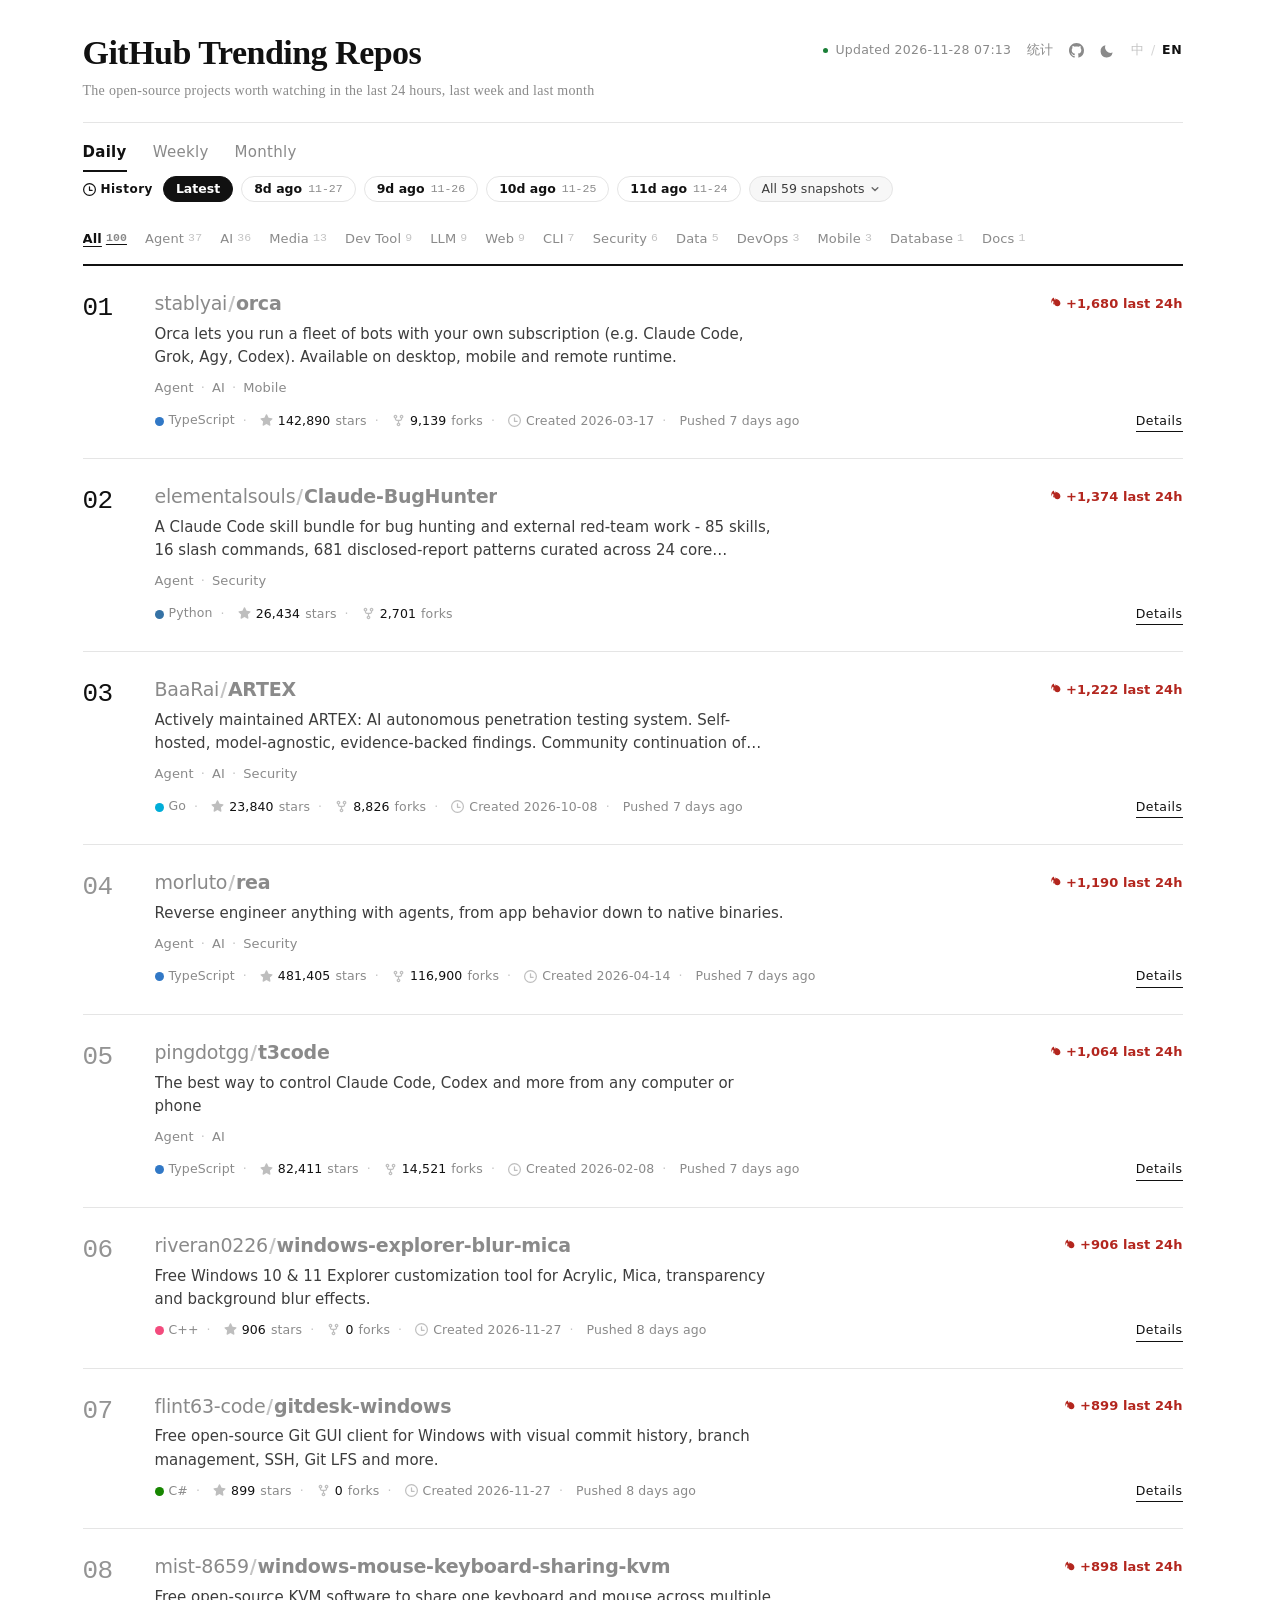
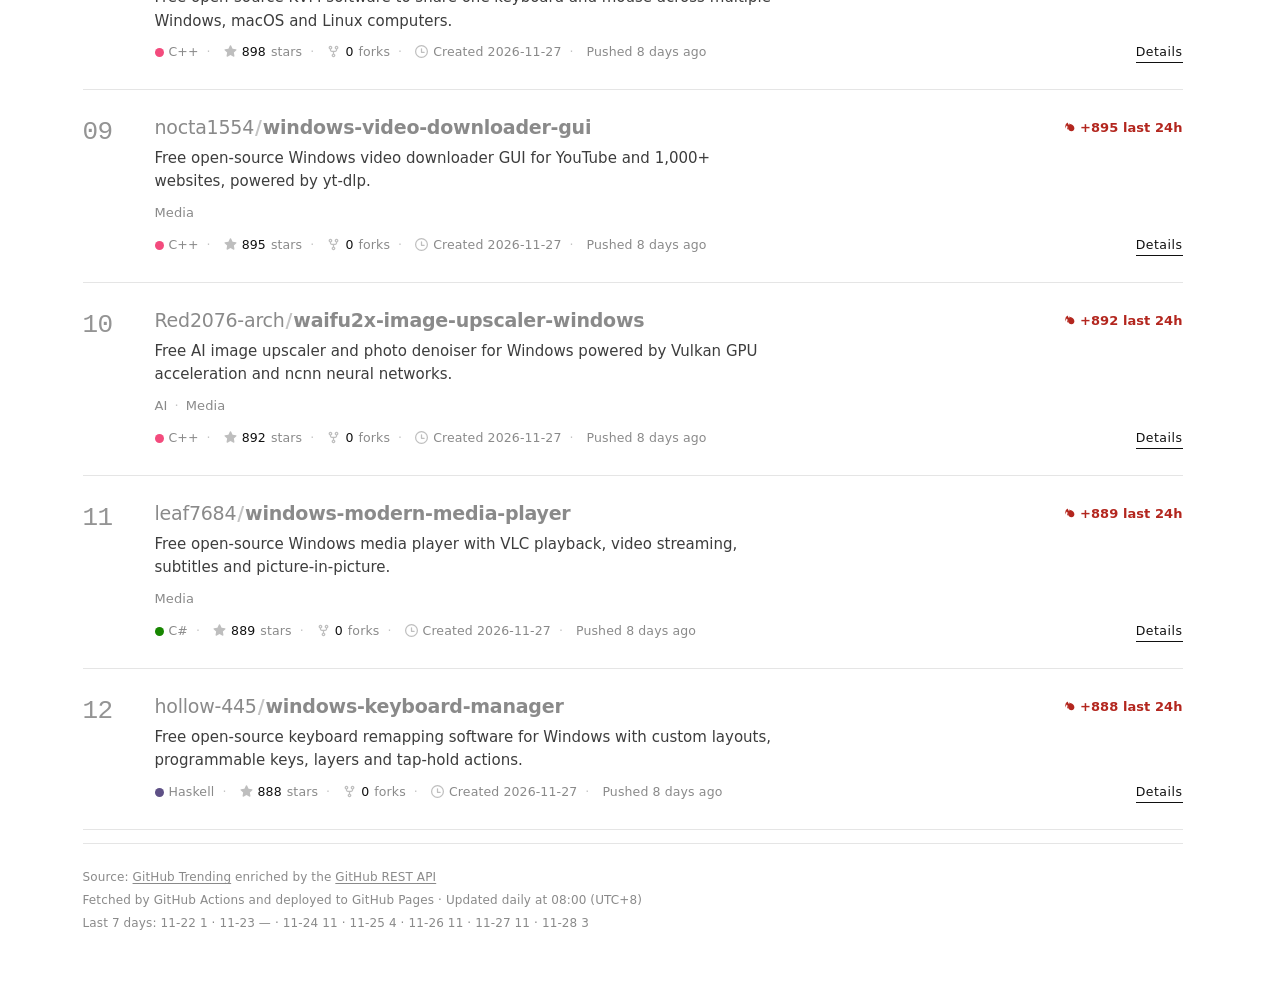
<file: index.html>
<!DOCTYPE html>
<html lang="zh-CN">
<head>
  <meta charset="UTF-8" />
  <meta name="viewport" content="width=device-width, initial-scale=1.0" />
  <meta name="description" content="GitHub 开源项目榜单：今日日榜 / 本周周榜 / 本月月榜，数据来自 GitHub Trending。" />
  <meta name="theme-color" id="themeColorMeta" content="#ffffff" />
  <title>GitHub 开源项目榜单 · 日榜 / 周榜 / 月榜</title>
  <link rel="icon" href="data:image/svg+xml,%3Csvg xmlns='http://www.w3.org/2000/svg' viewBox='0 0 16 16'%3E%3Ctext y='13' font-size='14'%3E%E2%AD%90%3C/text%3E%3C/svg%3E" />
  <!-- 主题必须在样式表之前定好，否则深色模式刷新时会先闪一下白底 -->
  <script>
    (function () {
      var theme = 'light';
      try {
        var saved = localStorage.getItem('github-rank-theme');
        var preferDark = window.matchMedia && window.matchMedia('(prefers-color-scheme: dark)').matches;
        theme = (saved === 'dark' || saved === 'light') ? saved : (preferDark ? 'dark' : 'light');
      } catch (e) { /* 隐私模式忽略 */ }
      document.documentElement.setAttribute('data-theme', theme);
    })();
  </script>
  <link rel="stylesheet" href="assets/style.css" />
</head>
<body>
  <div class="page">
    <header class="site-header">
      <div class="head-row">
        <div class="brand">
          <h1 class="brand-title" id="brandTitle">GitHub 开源项目榜单</h1>
          <p class="brand-sub" id="brandSub">发现今日 / 本周 / 本月最值得关注的开源项目</p>
        </div>
        <div class="head-actions">
          <span class="update-badge" id="updateBadge">
            <span class="dot" aria-hidden="true"></span>
            <span id="updateTime">—</span>
          </span>
          <!-- 本站源码入口：与主题开关同族的裸图标，文案走 i18n（中/英各一个 aria-label） -->
          <a class="nav-stats" href="stats.html" aria-label="访问统计">统计</a>
          <a class="repo-link" id="repoLink" href="https://github.com/JaredNiu/github-rank-pages"
             target="_blank" rel="noopener noreferrer" aria-label="查看源码">
            <svg viewBox="0 0 16 16" width="15" height="15" fill="currentColor" aria-hidden="true"><path d="M8 0C3.58 0 0 3.58 0 8c0 3.54 2.29 6.53 5.47 7.59.4.07.55-.17.55-.38 0-.19-.01-.82-.01-1.49-2.01.37-2.53-.49-2.69-.94-.09-.23-.48-.94-.82-1.13-.28-.15-.68-.52-.01-.53.63-.01 1.08.58 1.23.82.72 1.21 1.87.87 2.33.66.07-.52.28-.87.51-1.07-1.78-.2-3.64-.89-3.64-3.95 0-.87.31-1.59.82-2.15-.08-.2-.36-1.02.08-2.12 0 0 .67-.21 2.2.82.64-.18 1.32-.27 2-.27s1.36.09 2 .27c1.53-1.04 2.2-.82 2.2-.82.44 1.1.16 1.92.08 2.12.51.56.82 1.27.82 2.15 0 3.07-1.87 3.75-3.65 3.95.29.25.54.73.54 1.48 0 1.07-.01 1.93-.01 2.2 0 .21.15.46.55.38A8.01 8.01 0 0 0 16 8c0-4.42-3.58-8-8-8Z"/></svg>
          </a>
<button class="theme-btn" type="button" data-theme-toggle aria-label="切换深浅色">
            <svg class="ico-moon" viewBox="0 0 16 16" width="15" height="15" fill="currentColor" aria-hidden="true"><path d="M13.5 10.2A6 6 0 0 1 5.8 2.5a6.5 6.5 0 1 0 7.7 7.7Z"/></svg>
            <svg class="ico-sun" viewBox="0 0 16 16" width="15" height="15" fill="none" stroke="currentColor" stroke-width="1.4" stroke-linecap="round" aria-hidden="true"><circle cx="8" cy="8" r="3.1"/><path d="M8 1.1v1.7M8 13.2v1.7M1.1 8h1.7M13.2 8h1.7M3.1 3.1l1.2 1.2M11.7 11.7l1.2 1.2M12.9 3.1l-1.2 1.2M4.3 11.7l-1.2 1.2"/></svg>
          </button>
          <button class="lang-switch" type="button" id="langSwitch" aria-label="切换界面语言">
            <span data-lang="zh">中</span><span class="lang-sep">/</span><span data-lang="en">EN</span>
          </button>
        </div>
      </div>

      <nav class="tabs" id="tabs" role="tablist" aria-label="榜单周期切换">
        <button class="tab is-active" type="button" role="tab" data-period="daily" aria-selected="true">日榜</button>
        <button class="tab" type="button" role="tab" data-period="weekly" aria-selected="false">周榜</button>
        <button class="tab" type="button" role="tab" data-period="monthly" aria-selected="false">月榜</button>
      </nav>

      <!-- 历史归档：每次抓取的结果都留档，这里按「周期 + 日期」翻看往日榜单。
           与标签栏同理，这一行的高度由 CSS 钉死，与内容多少无关。
           外面套一层 .history-wrap 是为了让「全部归档」面板能绝对定位 ——
           .history-bar 自己有 overflow-x: auto，绝对定位的子节点会被它裁掉。 -->
      <div class="history-wrap">
        <div class="history-bar" id="historyBar" role="group" aria-label="历史快照"></div>
        <div class="history-pop" id="historyPop" role="dialog" aria-label="全部归档" hidden></div>
      </div>

      <div class="tags" id="tagBar" aria-label="标签筛选"></div>
    </header>

    <main class="main">
      <section id="board" class="board" aria-live="polite"></section>

      <div class="feed-foot">
        <div class="skeletons" id="skeletons" hidden>
          <div class="skeleton"></div>
          <div class="skeleton"></div>
        </div>
        <div class="sentinel" id="sentinel" aria-hidden="true"></div>
        <p class="feed-end" id="feedEnd" hidden></p>
      </div>

      <footer class="site-footer">
        <p id="footerSource"></p>
        <p class="footer-sub" id="footerNote"></p>
        <!-- 访问统计两行。默认 hidden：数字是异步取回来的，拿不到就永远不出现，
             不留空占位、也不产生任何布局跳动（这两行在页面最底部，晚到不影响上方任何元素）。 -->
        <p class="footer-extra" id="footerStats" hidden></p>
        <p class="footer-extra" id="footerRecent" hidden></p>
      </footer>
    </main>
  </div>

  <div class="drawer-mask" id="drawerMask" hidden></div>
  <aside class="drawer" id="drawer" role="dialog" aria-modal="true" aria-labelledby="drawerTitle" hidden>
    <div class="drawer-head">
      <h2 class="drawer-title" id="drawerTitle"></h2>
<button class="theme-btn drawer-theme" type="button" data-theme-toggle aria-label="切换深浅色">
          <svg class="ico-moon" viewBox="0 0 16 16" width="14" height="14" fill="currentColor" aria-hidden="true"><path d="M13.5 10.2A6 6 0 0 1 5.8 2.5a6.5 6.5 0 1 0 7.7 7.7Z"/></svg>
          <svg class="ico-sun" viewBox="0 0 16 16" width="14" height="14" fill="none" stroke="currentColor" stroke-width="1.4" stroke-linecap="round" aria-hidden="true"><circle cx="8" cy="8" r="3.1"/><path d="M8 1.1v1.7M8 13.2v1.7M1.1 8h1.7M13.2 8h1.7M3.1 3.1l1.2 1.2M11.7 11.7l1.2 1.2M12.9 3.1l-1.2 1.2M4.3 11.7l-1.2 1.2"/></svg>
        </button>
      <button class="lang-switch drawer-lang" type="button" id="drawerLang" aria-label="切换界面语言">
        <span data-lang="zh">中</span><span class="lang-sep">/</span><span data-lang="en">EN</span>
      </button>
      <button class="drawer-close" id="drawerClose" type="button" aria-label="关闭">&#10005;</button>
    </div>
    <div class="drawer-body" id="drawerBody"></div>
  </aside>

  <script src="assets/app.js"></script>
</body>
</html>
</file>
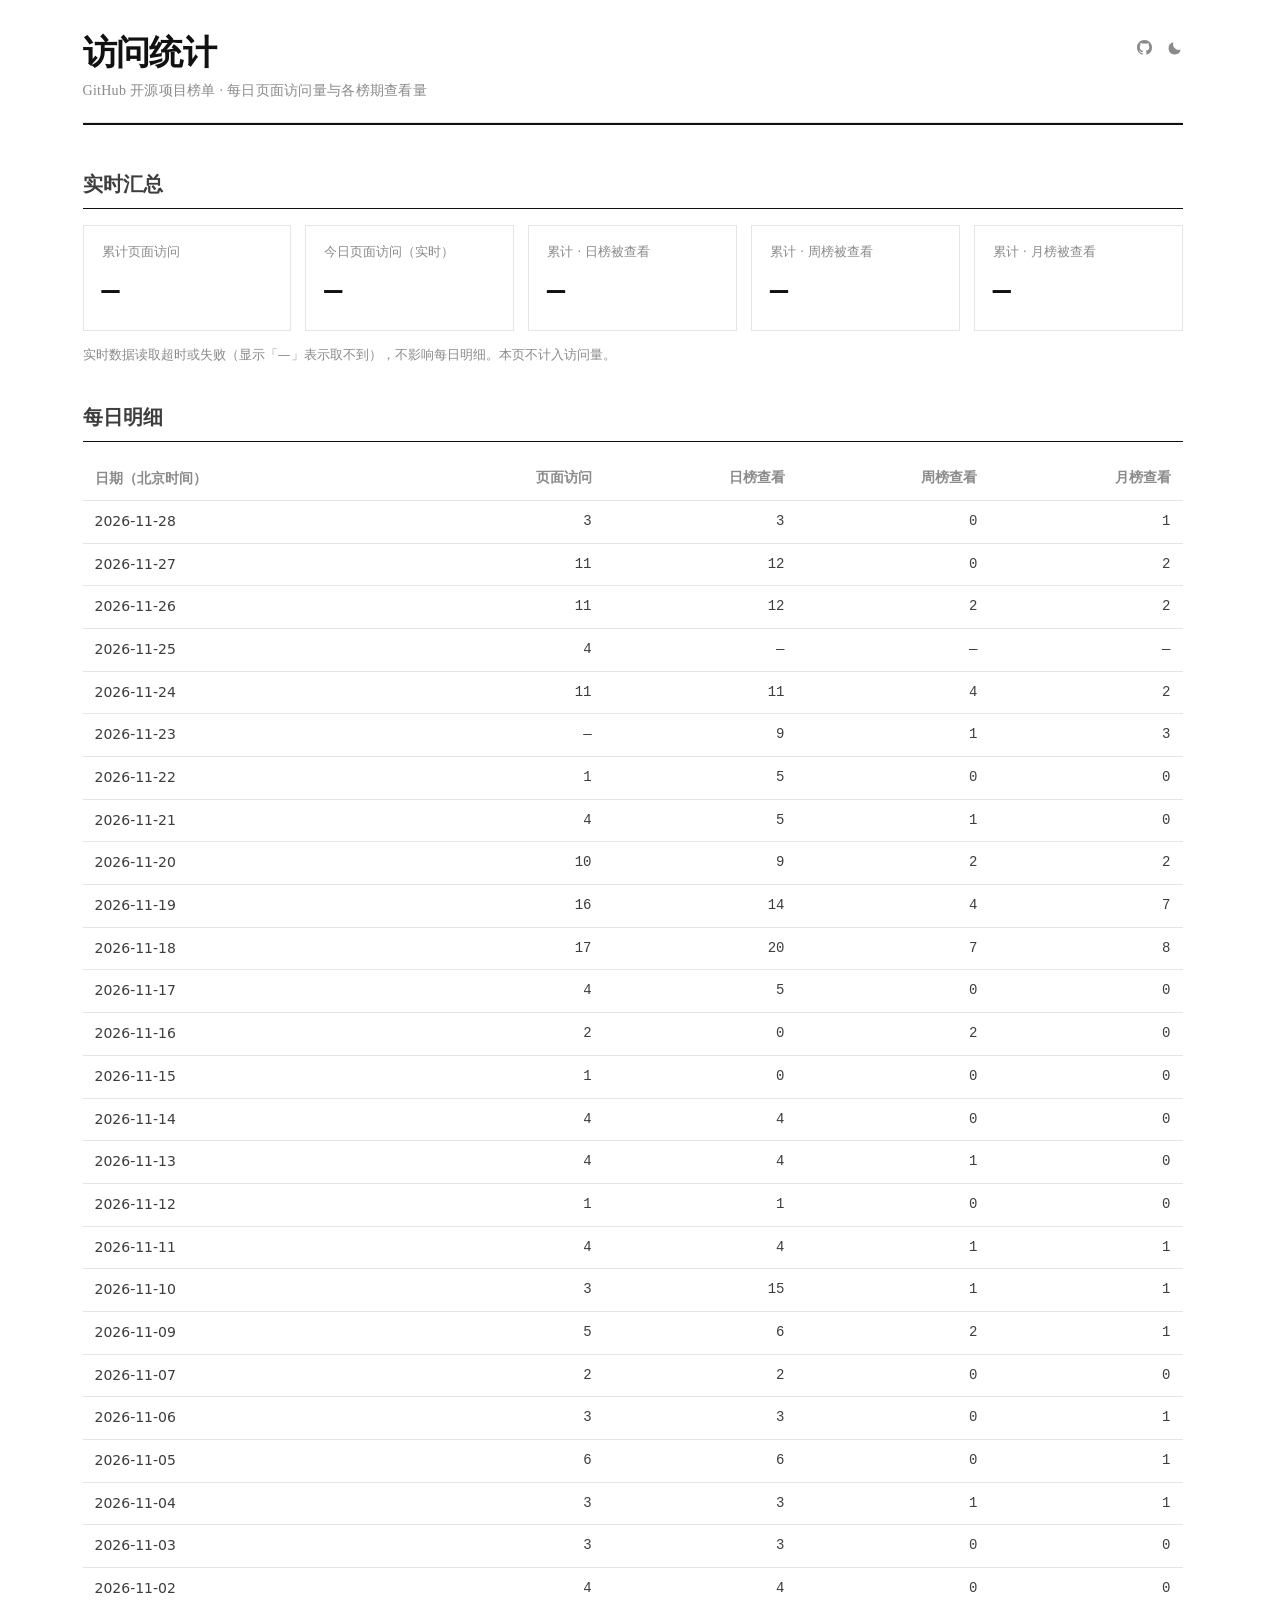
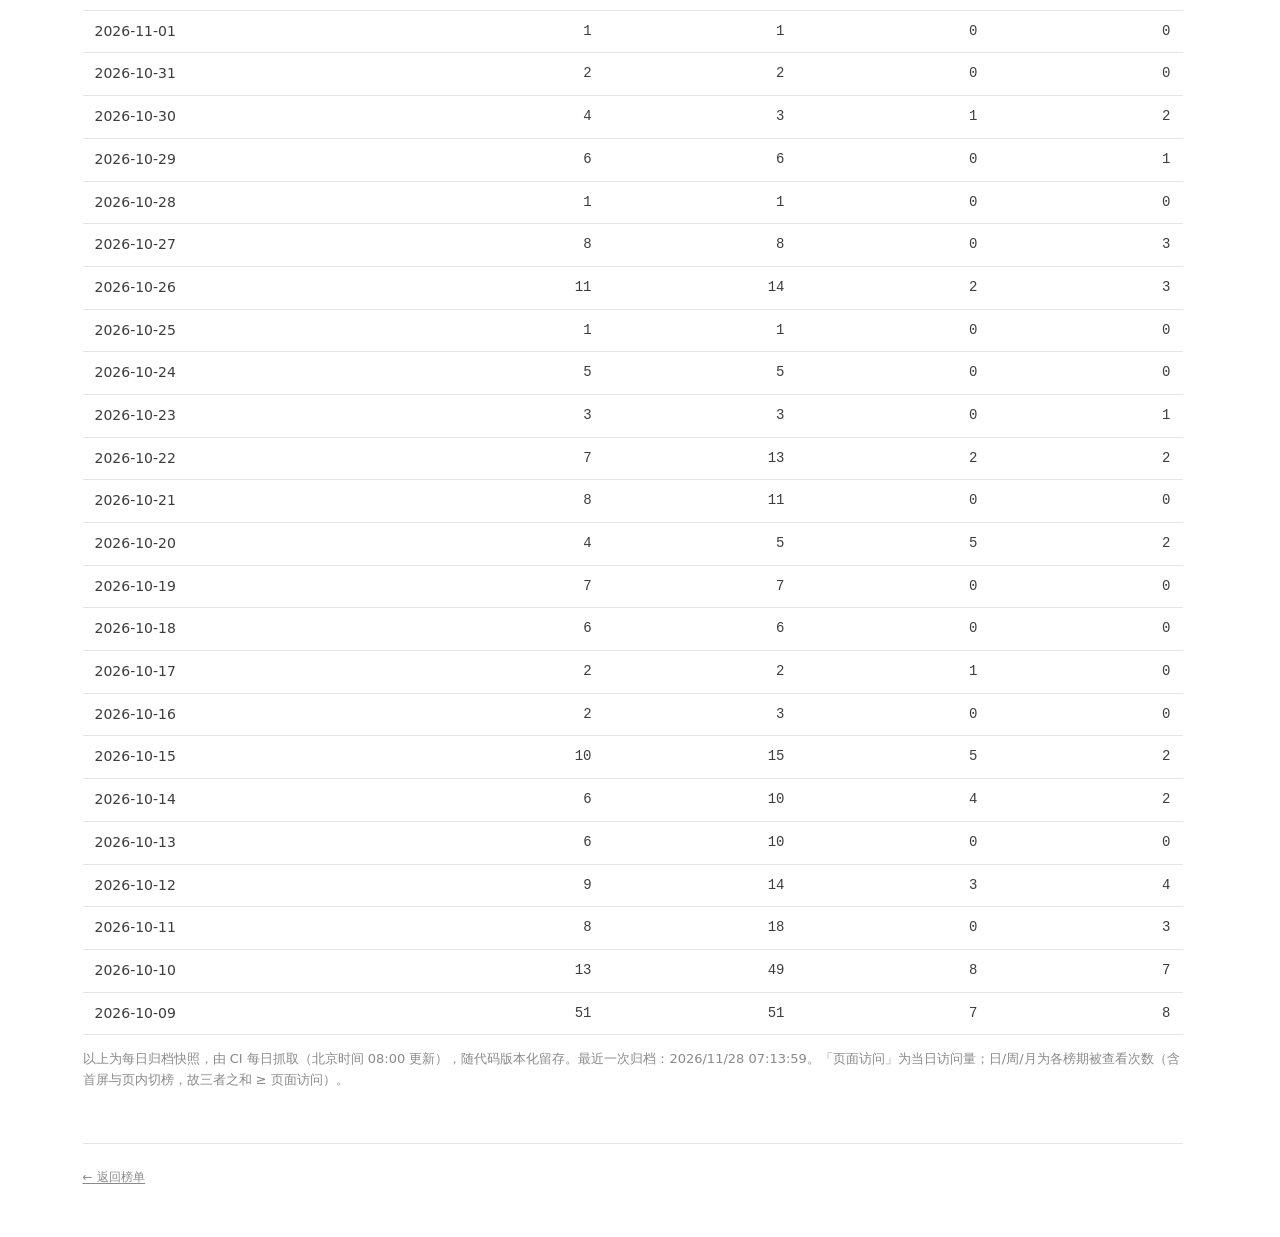
<file: stats.html>
<!DOCTYPE html>
<html lang="zh-CN">
<head>
  <meta charset="UTF-8" />
  <meta name="viewport" content="width=device-width, initial-scale=1.0" />
  <meta name="description" content="GitHub 开源项目榜单的访问统计：每日页面访问量与各榜期（日榜 / 周榜 / 月榜）被查看次数。" />
  <meta name="theme-color" id="themeColorMeta" content="#ffffff" />
  <title>访问统计 · GitHub 开源项目榜单</title>
  <link rel="icon" href="data:image/svg+xml,%3Csvg xmlns='http://www.w3.org/2000/svg' viewBox='0 0 16 16'%3E%3Ctext y='13' font-size='14'%3E%E2%AD%90%3C/text%3E%3C/svg%3E" />
  <!-- 主题必须在样式表之前定好，否则深色模式刷新时会先闪一下白底 -->
  <script>
    (function () {
      var theme = 'light';
      try {
        var saved = localStorage.getItem('github-rank-theme');
        var preferDark = window.matchMedia && window.matchMedia('(prefers-color-scheme: dark)').matches;
        theme = (saved === 'dark' || saved === 'light') ? saved : (preferDark ? 'dark' : 'light');
      } catch (e) { /* 隐私模式忽略 */ }
      document.documentElement.setAttribute('data-theme', theme);
    })();
  </script>
  <link rel="stylesheet" href="assets/style.css" />
</head>
<body>
  <div class="page">
    <header class="site-header">
      <div class="head-row">
        <div class="brand">
          <h1 class="brand-title">访问统计</h1>
          <p class="brand-sub">GitHub 开源项目榜单 · 每日页面访问量与各榜期查看量</p>
        </div>
        <div class="head-actions">
          <a class="repo-link" href="https://github.com/JaredNiu/github-rank-pages"
             target="_blank" rel="noopener noreferrer" aria-label="查看源码">
            <svg viewBox="0 0 16 16" width="15" height="15" fill="currentColor" aria-hidden="true"><path d="M8 0C3.58 0 0 3.58 0 8c0 3.54 2.29 6.53 5.47 7.59.4.07.55-.17.55-.38 0-.19-.01-.82-.01-1.49-2.01.37-2.53-.49-2.69-.94-.09-.23-.48-.94-.82-1.13-.28-.15-.68-.52-.01-.53.63-.01 1.08.58 1.23.82.72 1.21 1.87.87 2.33.66.07-.52.28-.87.51-1.07-1.78-.2-3.64-.89-3.64-3.95 0-.87.31-1.59.82-2.15-.08-.2-.36-1.02.08-2.12 0 0 .67-.21 2.2.82.64-.18 1.32-.27 2-.27s1.36.09 2 .27c1.53-1.04 2.2-.82 2.2-.82.44 1.1.16 1.92.08 2.12.51.56.82 1.27.82 2.15 0 3.07-1.87 3.75-3.65 3.95.29.25.54.73.54 1.48 0 1.07-.01 1.93-.01 2.2 0 .21.15.46.55.38A8.01 8.01 0 0 0 16 8c0-4.42-3.58-8-8-8Z"/></svg>
          </a>
          <button class="theme-btn" type="button" data-theme-toggle aria-label="切换深浅色">
            <svg class="ico-moon" viewBox="0 0 16 16" width="15" height="15" fill="currentColor" aria-hidden="true"><path d="M13.5 10.2A6 6 0 0 1 5.8 2.5a6.5 6.5 0 1 0 7.7 7.7Z"/></svg>
            <svg class="ico-sun" viewBox="0 0 16 16" width="15" height="15" fill="none" stroke="currentColor" stroke-width="1.4" stroke-linecap="round" aria-hidden="true"><circle cx="8" cy="8" r="3.1"/><path d="M8 1.1v1.7M8 13.2v1.7M1.1 8h1.7M13.2 8h1.7M3.1 3.1l1.2 1.2M11.7 11.7l1.2 1.2M12.9 3.1l-1.2 1.2M4.3 11.7l-1.2 1.2"/></svg>
          </button>
        </div>
      </div>
    </header>

    <main class="main">
      <section class="stats-wrap">
        <h2 class="stats-h">实时汇总</h2>
        <div class="stats-cards" id="statsCards"></div>
        <p class="stats-note" id="statsNote"></p>

        <h2 class="stats-h">每日明细</h2>
        <div class="stats-table-wrap">
          <table class="stats-table" id="statsTable">
            <thead>
              <tr>
                <th>日期（北京时间）</th>
                <th class="num">页面访问</th>
                <th class="num">日榜查看</th>
                <th class="num">周榜查看</th>
                <th class="num">月榜查看</th>
              </tr>
            </thead>
            <tbody></tbody>
          </table>
        </div>
        <p class="stats-note" id="archiveNote"></p>
      </section>

      <footer class="site-footer">
        <p class="footer-extra"><a href="index.html" class="stats-back">← 返回榜单</a></p>
      </footer>
    </main>
  </div>

  <!-- 本页只读取统计（GET），绝不调用计数（POST /hit/），因此打开本页不计入访问量。 -->
  <script src="assets/stats.js"></script>
</body>
</html>
</file>
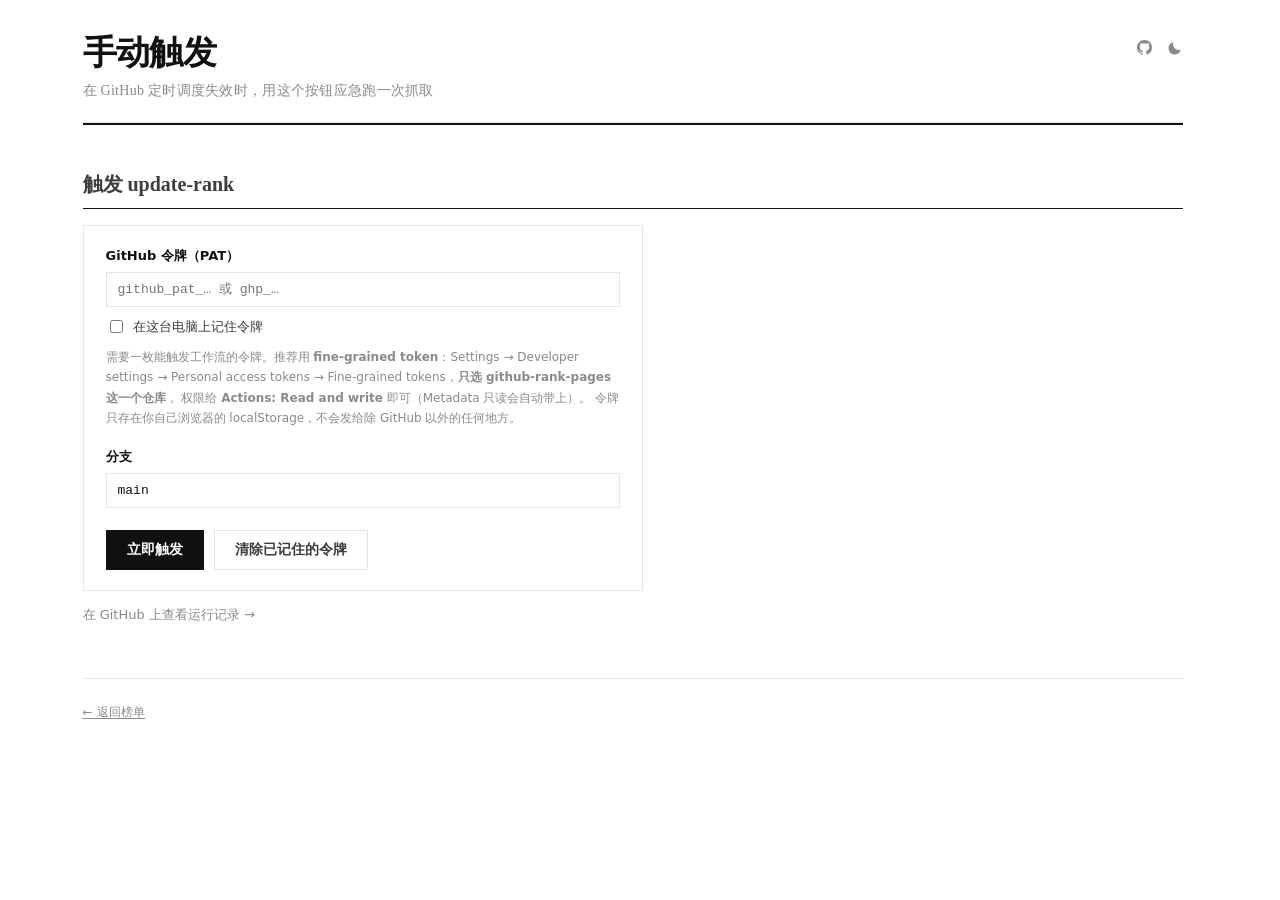
<file: trigger.html>
<!DOCTYPE html>
<html lang="zh-CN">
<head>
  <meta charset="UTF-8" />
  <meta name="viewport" content="width=device-width, initial-scale=1.0" />
  <meta name="description" content="手动触发 GitHub Actions 抓取任务（update-rank），用于 GitHub 定时调度失效时的应急入口。" />
  <meta name="robots" content="noindex, nofollow" />
  <meta name="theme-color" id="themeColorMeta" content="#ffffff" />
  <title>手动触发 · GitHub 开源项目榜单</title>
  <link rel="icon" href="data:image/svg+xml,%3Csvg xmlns='http://www.w3.org/2000/svg' viewBox='0 0 16 16'%3E%3Ctext y='13' font-size='14'%3E%E2%AD%90%3C/text%3E%3C/svg%3E" />
  <!-- 主题必须在样式表之前定好，否则深色模式刷新时会先闪一下白底 -->
  <script>
    (function () {
      var theme = 'light';
      try {
        var saved = localStorage.getItem('github-rank-theme');
        var preferDark = window.matchMedia && window.matchMedia('(prefers-color-scheme: dark)').matches;
        theme = (saved === 'dark' || saved === 'light') ? saved : (preferDark ? 'dark' : 'light');
      } catch (e) { /* 隐私模式忽略 */ }
      document.documentElement.setAttribute('data-theme', theme);
    })();
  </script>
  <link rel="stylesheet" href="assets/style.css" />
</head>
<body>
  <div class="page">
    <header class="site-header">
      <div class="head-row">
        <div class="brand">
          <h1 class="brand-title">手动触发</h1>
          <p class="brand-sub">在 GitHub 定时调度失效时，用这个按钮应急跑一次抓取</p>
        </div>
        <div class="head-actions">
          <a class="repo-link" href="https://github.com/JaredNiu/github-rank-pages"
             target="_blank" rel="noopener noreferrer" aria-label="查看源码">
            <svg viewBox="0 0 16 16" width="15" height="15" fill="currentColor" aria-hidden="true"><path d="M8 0C3.58 0 0 3.58 0 8c0 3.54 2.29 6.53 5.47 7.59.4.07.55-.17.55-.38 0-.19-.01-.82-.01-1.49-2.01.37-2.53-.49-2.69-.94-.09-.23-.48-.94-.82-1.13-.28-.15-.68-.52-.01-.53.63-.01 1.08.58 1.23.82.72 1.21 1.87.87 2.33.66.07-.52.28-.87.51-1.07-1.78-.2-3.64-.89-3.64-3.95 0-.87.31-1.59.82-2.15-.08-.2-.36-1.02.08-2.12 0 0 .67-.21 2.2.82.64-.18 1.32-.27 2-.27s1.36.09 2 .27c1.53-1.04 2.2-.82 2.2-.82.44 1.1.16 1.92.08 2.12.51.56.82 1.27.82 2.15 0 3.07-1.87 3.75-3.65 3.95.29.25.54.73.54 1.48 0 1.07-.01 1.93-.01 2.2 0 .21.15.46.55.38A8.01 8.01 0 0 0 16 8c0-4.42-3.58-8-8-8Z"/></svg>
          </a>
          <button class="theme-btn" type="button" data-theme-toggle aria-label="切换深浅色">
            <svg class="ico-moon" viewBox="0 0 16 16" width="15" height="15" fill="currentColor" aria-hidden="true"><path d="M13.5 10.2A6 6 0 0 1 5.8 2.5a6.5 6.5 0 1 0 7.7 7.7Z"/></svg>
            <svg class="ico-sun" viewBox="0 0 16 16" width="15" height="15" fill="none" stroke="currentColor" stroke-width="1.4" stroke-linecap="round" aria-hidden="true"><circle cx="8" cy="8" r="3.1"/><path d="M8 1.1v1.7M8 13.2v1.7M1.1 8h1.7M13.2 8h1.7M3.1 3.1l1.2 1.2M11.7 11.7l1.2 1.2M12.9 3.1l-1.2 1.2M4.3 11.7l-1.2 1.2"/></svg>
          </button>
        </div>
      </div>
    </header>

    <main class="main">
      <section class="trig-wrap">
        <h2 class="stats-h">触发 update-rank</h2>

        <div class="trig-card">
          <label class="trig-label" for="tok">GitHub 令牌（PAT）</label>
          <input class="trig-input" id="tok" type="password" placeholder="github_pat_… 或 ghp_…"
                 autocomplete="off" spellcheck="false" />
          <label class="trig-check"><input type="checkbox" id="remember" /> 在这台电脑上记住令牌</label>
          <p class="trig-hint">
            需要一枚能触发工作流的令牌。推荐用 <b>fine-grained token</b>：Settings → Developer settings →
            Personal access tokens → Fine-grained tokens，<b>只选 github-rank-pages 这一个仓库</b>，
            权限给 <b>Actions: Read and write</b> 即可（Metadata 只读会自动带上）。
            令牌只存在你自己浏览器的 localStorage，不会发给除 GitHub 以外的任何地方。
          </p>

          <label class="trig-label" for="ref">分支</label>
          <input class="trig-input" id="ref" value="main" spellcheck="false" />

          <div class="trig-actions">
            <button class="trig-btn" id="fire" type="button">立即触发</button>
            <button class="trig-btn trig-btn-ghost" id="forget" type="button">清除已记住的令牌</button>
          </div>
        </div>

        <div class="trig-status" id="status" role="status" aria-live="polite"></div>

        <p class="stats-note">
          <a href="https://github.com/JaredNiu/github-rank-pages/actions/workflows/update-rank.yml"
             target="_blank" rel="noopener noreferrer">在 GitHub 上查看运行记录 →</a>
        </p>
      </section>

      <footer class="site-footer">
        <p class="footer-extra"><a href="index.html" class="stats-back">← 返回榜单</a></p>
      </footer>
    </main>
  </div>

  <!-- 本页完全不碰访问统计（不调 /hit/），只在你点按钮时调 GitHub Actions 接口。 -->
  <script src="assets/trigger.js"></script>
</body>
</html>
</file>
<file: assets/style.css>
/* ==========================================================================
 * GitHub 开源项目榜单 · 样式（A 方案「编辑风 Editorial」+ 明暗双主题）
 *
 *  设计基调：把"卡片列表"换成一版排版式表格 —— 无圆角、无阴影、无白面填充，
 *  只用发丝线与字重/字色组织信息；强调色只有墨黑，唯一的彩色是周期增幅的红。
 *  深色主题取自 C 方案（GitHub 暗色调色板 #0d1117 / #161b22）。
 *
 *  两条被用户量过的回归必须守死：
 *   1) html { scrollbar-gutter: stable } —— 否则内容高度一变滚动条消失/重现，
 *      居中内容横移 7.5px（"切榜会抖"的横向来源）。
 *   2) .tags 的高度不得依赖内容 —— 切到一个还没拉过 index 的榜单时标签栏是空的，
 *      必须靠 min-height 预留固定一行，否则头部塌 32px、列表整体跳动。
 * ========================================================================== */

/* --------------------------------------------------------------------------
 * 1. 设计令牌：两套颜色，变量名一一对应
 * ------------------------------------------------------------------------ */

:root {
  color-scheme: light;

  /* 浅色：A 方案 */
  --canvas: #ffffff;        /* 画布 */
  --surface: #ffffff;       /* 面（本设计无卡片底，与画布同色） */
  --rule: #e5e5e5;          /* 发丝线 */
  --rule-dotted: #cfcfcf;   /* 抽屉点线引导符 */
  --rule-strong: #111111;   /* 报头粗线 / 小节粗线 */
  --text-strong: #111111;   /* 正文强调 = 墨黑 */
  --text: #3d3d3d;          /* 正文 */
  --muted: #8a8a8a;         /* 次要文字 */
  --faint: #c4c4c4;         /* 名次数字 / 分隔符 */
  --faint-rank: #949494;   /* 名次数字专用：26px 大字，对比度需 >=3:1 */
  --accent: #111111;        /* 唯一强调色 = 墨黑 */
  --growth: #b3261e;        /* 周期增幅（红，两主题都是红） */
  --growth-muted: #a3a3a3;  /* 增幅待考 */
  --status: #1a7f37;        /* 更新状态点 */
  --link: #111111;          /* 真链接（浅色下靠下划线区分） */
  --focus: #111111;         /* 焦点环 */
  --drawer-edge: #e5e5e5;   /* 抽屉左边框 */
  --mask: rgba(17, 17, 17, .28);
  --skeleton-a: #f7f7f7;
  --skeleton-b: #ededed;

  /* 字体：全部系统字体，不引外部字体 */
  --font-serif: Georgia, "Songti SC", "Noto Serif SC", "Source Han Serif SC", serif;
  --font-sans: system-ui, -apple-system, "PingFang SC", "Hiragino Sans GB",
    "Microsoft YaHei", Roboto, Helvetica, Arial, sans-serif;
  --font-mono: ui-monospace, "SF Mono", SFMono-Regular, Menlo, Consolas,
    "Liberation Mono", monospace;

  /* 尺度 */
  --page-max: 1180px;
  --page-pad: 40px;
  --rank-gutter: 64px;
  --chip-h: 20px;           /* 标签栏一行的固定高度（见约束 2） */
  --hchip-h: 26px;          /* 历史芯片高度：比标签 chip 高，因为它需要"可点"的形状（见约束 6） */
  --drawer-w: 440px;
}

/* 深色：C 方案的 GitHub-dark 调色板。
   「涨幅要红」——数字换成 #f85149 依旧是红，翻主题时不改色相。
   #58a6ff 只用于真链接（主页链接、.repo-link:hover）与焦点环，其余一律单色。 */
html[data-theme="dark"] {
  color-scheme: dark;

  --canvas: #0d1117;
  --surface: #161b22;
  --rule: #21262d;
  --rule-dotted: #30363d;
  --rule-strong: #30363d;
  --text-strong: #e6edf3;
  --text: #c9d1d9;
  --muted: #8b949e;
  --faint: #484f58;
  --faint-rank: #6e7681;   /* 名次数字专用：26px 大字，对比度需 >=3:1 */
  --accent: #e6edf3;
  --growth: #f85149;
  --growth-muted: #6e7681;
  --status: #3fb950;
  --link: #58a6ff;
  --focus: #58a6ff;
  --drawer-edge: #30363d;
  --mask: rgba(1, 4, 9, .6);
  --skeleton-a: #161b22;
  --skeleton-b: #1c2128;
}

/* --------------------------------------------------------------------------
 * 2. 基础
 * ------------------------------------------------------------------------ */

*,
*::before,
*::after { box-sizing: border-box; }

html {
  -webkit-text-size-adjust: 100%;
  /* 约束 1：恒定预留滚动条槽位，杜绝"内容变矮 → 滚动条消失 → 整页横移" */
  scrollbar-gutter: stable;
}

body {
  margin: 0;
  background: var(--canvas);
  color: var(--text);
  font-family: var(--font-sans);
  font-size: 15px;
  line-height: 1.55;
  -webkit-font-smoothing: antialiased;
  text-rendering: optimizeLegibility;
}

a { color: inherit; text-decoration: none; }
button { font-family: inherit; }

/* 抽屉打开时锁滚动。JS 会同时补 padding-right 抵消宽度变化。
   注意：这个类名只加在 <body> 上，绝不能拿去做按钮样式。 */
body.drawer-open { overflow: hidden; }

:focus-visible {
  outline: 2px solid var(--focus);
  outline-offset: 2px;
}

/* --------------------------------------------------------------------------
 * 3. 版心
 * ------------------------------------------------------------------------ */

.page {
  max-width: var(--page-max);
  margin: 0 auto;
  padding: 0 var(--page-pad);
}

/* 抽屉是 position: fixed; right: 0 的纯覆盖浮层，天然浮在正文之上，
   不需要版心给它让位，因此不再为 .page 设置任何 padding-right 变化。
   body.drawer-open（见上文）仅用于锁滚动。 */
.main { display: block; }

/* --------------------------------------------------------------------------
 * 4. 报头
 * ------------------------------------------------------------------------ */

.site-header {
  padding-top: 34px;
  /* 整块头部之下压一条粗线，收住报头 */
  border-bottom: 2px solid var(--rule-strong);
}

.head-row {
  display: flex;
  align-items: flex-start;
  justify-content: space-between;
  gap: 16px;
  padding-bottom: 20px;
  /* 报头与筛选区之间的发丝线 */
  border-bottom: 1px solid var(--rule);
}

.brand { min-width: 0; }

.brand-title {
  margin: 0 0 8px;
  font-family: var(--font-serif);
  font-size: 34px;
  line-height: 1.12;
  font-weight: 700;
  letter-spacing: -.015em;
  color: var(--text-strong);
}

.brand-sub {
  margin: 0;
  font-family: var(--font-serif);
  font-size: 14px;
  letter-spacing: .02em;
  color: var(--muted);
}

.head-actions {
  display: flex;
  align-items: center;
  gap: 16px;
  flex-shrink: 0;
  padding-top: 6px;
}

/* 更新时间：小字 + 5px 状态点，不是胶囊 */
.update-badge {
  display: inline-flex;
  align-items: center;
  gap: 7px;
  font-size: 12.5px;
  letter-spacing: .02em;
  color: var(--muted);
  white-space: nowrap;
}

.update-badge .dot {
  flex: 0 0 auto;
  width: 5px;
  height: 5px;
  border-radius: 50%;
  background: var(--status);
}

/* --------------------------------------------------------------------------
 * 5. 主题开关 / 语言开关（同一档克制语气）
 * ------------------------------------------------------------------------ */

/* 顶部仓库入口：裸图标，与主题开关同一档语气（常态 --muted，hover 转墨色）。
   它是 <a> 而非 <button>，所以下划线与颜色都要显式声明，否则会继承页脚链接的样式。 */
.repo-link {
  display: inline-flex;
  align-items: center;
  justify-content: center;
  color: var(--muted);
  text-decoration: none;
  transition: color .15s;
}

.repo-link:hover { color: var(--text-strong); }
.repo-link svg { display: block; }

/* 浅色显示月亮（点击进深色），深色显示太阳。两枚图标互斥，永远只露一个。 */
.theme-btn {
  display: inline-flex;
  align-items: center;
  justify-content: center;
  padding: 0;
  background: none;
  border: 0;
  font: inherit;
  font-size: 12.5px;
  line-height: 1;
  color: var(--muted);
  cursor: pointer;
  transition: color .15s;
}

.theme-btn:hover { color: var(--text-strong); }
.theme-btn svg { display: block; }
.theme-btn .ico-sun { display: none; }
html[data-theme="dark"] .theme-btn .ico-moon { display: none; }
html[data-theme="dark"] .theme-btn .ico-sun { display: block; }

/* 语言开关：裸文字，低对比；hover 转墨色，选中项墨色、另一项浅灰 */
.lang-switch {
  display: inline-flex;
  align-items: center;
  gap: 6px;
  padding: 0;
  background: none;
  border: 0;
  font: inherit;
  font-size: 12.5px;
  letter-spacing: .06em;
  color: var(--muted);
  cursor: pointer;
  transition: color .15s;
}

.lang-switch:hover,
.lang-switch:hover [data-lang] { color: var(--text-strong); }

.lang-switch [data-lang] {
  color: var(--faint);
  transition: color .15s;
}

.lang-switch [data-lang].is-on {
  color: var(--text-strong);
  font-weight: 600;
}

.lang-sep { color: var(--faint); opacity: .7; }

/* --------------------------------------------------------------------------
 * 6. 榜期 Tab（文字 + 2px 墨色下划线，非分段控件）
 * ------------------------------------------------------------------------ */

.tabs {
  display: flex;
  align-items: baseline;
  gap: 26px;
  padding: 18px 0 0;
}

.tab {
  padding: 0 0 6px;
  background: none;
  border: 0;
  border-bottom: 2px solid transparent;
  font: inherit;
  font-size: 15px;
  letter-spacing: .02em;
  color: var(--muted);
  cursor: pointer;
  transition: color .15s, border-color .15s;
}

.tab:hover { color: var(--text-strong); }

.tab.is-active {
  color: var(--text-strong);
  font-weight: 600;
  border-bottom-color: var(--accent);
}

/* --------------------------------------------------------------------------
 * 7. 标签筛选栏
 *
 * 约束 2：高度必须与内容无关。切到尚未加载 index 的榜单时这里 innerHTML=''，
 * 所以用 min-height 钉死"一行 chip + 上下内边距"：
 *     min-height = --chip-h (20) + 12 + 16 = 48px
 * 同时 .chip 给固定 height，保证有 chip 时一行也正好 48px，两边完全相等。
 * ------------------------------------------------------------------------ */

.tags {
  display: flex;
  /* 永远单行：一旦允许换行，chip 多寡就会改变标签栏高度，切到未加载的榜单
     时清空标签栏仍会跳动。这里统一单行 + 横向滚动，高度与内容彻底无关。 */
  flex-wrap: nowrap;
  align-items: center;
  column-gap: 18px;
  padding: 12px 0 16px;
  min-height: calc(var(--chip-h) + 28px);
  overflow-x: auto;
  overflow-y: hidden;
  scrollbar-width: none;
  -webkit-overflow-scrolling: touch;
}

.tags::-webkit-scrollbar { display: none; }

.chip {
  display: inline-flex;
  align-items: center;
  flex-shrink: 0;
  height: var(--chip-h);
  padding: 0;
  background: none;
  border: 0;
  font: inherit;
  font-size: 13px;
  line-height: 1;
  letter-spacing: .01em;
  color: var(--muted);
  white-space: nowrap;
  cursor: pointer;
  transition: color .15s;
}

.chip:hover { color: var(--text-strong); }

.chip .chip-num {
  margin-left: 4px;
  font-family: var(--font-mono);
  font-size: 11.5px;
  color: var(--faint);
  font-variant-numeric: tabular-nums;
}

.chip.is-on {
  color: var(--text-strong);
  font-weight: 600;
  text-decoration: underline;
  text-underline-offset: 3px;
  text-decoration-thickness: 1px;
}

.chip.is-on .chip-num { color: var(--muted); }

/* --------------------------------------------------------------------------
 * 7b. 历史归档栏
 *
 * 设计目标：**入口要一眼可点**。第一版的失败在于"裸文字 + 发丝竖线"——
 * 那是面包屑的视觉语言，和可点控件没有任何共性，用户根本不知道这里能点。
 * 现在改成与其他控件同族的"描边胶囊 + 选中反色"，并把最想看的语义
 * （昨日 / 上周 / 上月）提到主体、日期降为副。
 *
 * 约束 6：高度必须与内容无关。三种状态必须完全等高 ——
 *   ① 首屏索引还没回来 / 该周期一份归档都没有（只显示标签 + 一行说明）
 *   ② 有 1 枚芯片
 *   ③ 有几十期（单行横向滚动）
 * 所以钉死 min-height = 上内边距(4) + --hchip-h(26) + 下内边距(14) = 44px，
 * 且 flex-wrap: nowrap。任何一项改动都要回头核对这三态是否还等高。
 * ------------------------------------------------------------------------ */

.history-wrap { position: relative; }

.history-bar {
  display: flex;
  flex-wrap: nowrap;
  align-items: center;
  column-gap: 8px;
  padding: 4px 0 14px;
  /* 4(上) + --hchip-h(26) + 14(下) = 44px，三态恒等 */
  min-height: calc(var(--hchip-h) + 18px);
  overflow-x: auto;
  overflow-y: hidden;
  scrollbar-width: none;
  -webkit-overflow-scrolling: touch;
}

.history-bar::-webkit-scrollbar { display: none; }

/* 入口标签：加粗 + 时钟图标，与后面的胶囊拉开层级 ——
   它说明"这一行是什么"，本身不是可点控件，所以不带描边。 */
.history-label {
  display: inline-flex;
  align-items: center;
  gap: 5px;
  flex-shrink: 0;
  padding-right: 2px;
  font-size: 12px;
  font-weight: 600;
  letter-spacing: .04em;
  color: var(--text-strong);
}

.history-label svg { flex-shrink: 0; }

/* .history-pending：判据（实时榜 updatedAt）还没到时的占位，语义上不是"没有历史"，
   所以单独一个类名 —— 空态断言靠 .history-empty，别让占位把它污染了。外观同 .history-empty。 */
.history-empty,
.history-pending {
  flex-shrink: 0;
  font-size: 12.5px;
  color: var(--muted);
}

/* 日期芯片 / 「全部」按钮：描边胶囊，与标签栏的 chip 同族但形状更明确。
   两者共用一套外观，但**类名分开** —— `.hchip` 的语义是"某一期"，
   「全部」不是一期而是出口，混在一起会让"这一行有几期"这种判断失真。 */
.hchip,
.hall {
  display: inline-flex;
  align-items: center;
  gap: 6px;
  flex-shrink: 0;
  height: var(--hchip-h);
  padding: 0 12px;
  background: none;
  border: 1px solid var(--rule);
  border-radius: 999px;
  font: inherit;
  font-size: 12.5px;
  line-height: 1;
  color: var(--muted);
  white-space: nowrap;
  cursor: pointer;
  transition: color .15s, border-color .15s, background-color .15s;
}

.hchip:hover,
.hall:hover { color: var(--text-strong); border-color: var(--rule-dotted); }

.hchip:focus-visible,
.hall:focus-visible { outline: 2px solid var(--focus); outline-offset: 2px; }

/* 语义标签是主体（昨日 / 上周 / 上月），日期是副 —— 反过来就等于把
   用户最想看的那几个字做成了最弱的字。 */
.hchip-ago {
  font-size: 12.5px;
  font-weight: 600;
  color: var(--text-strong);
}

.hchip-date {
  font-family: var(--font-mono);
  font-size: 11.5px;
  color: var(--muted);
  font-variant-numeric: tabular-nums;
}

/* 选中态用**反色填充**而不是只加粗：只加粗根本看不出来"我已经不在最新了" */
.hchip.is-on {
  background: var(--accent);
  border-color: var(--accent);
}

.hchip.is-on,
.hchip.is-on .hchip-ago,
.hchip.is-on .hchip-date { color: var(--canvas); }

.hchip.is-on .hchip-date { opacity: .72; }
.hchip.is-on:hover { border-color: var(--accent); }

/* 「全部 N 期」：轻底色，与日期芯片区分，是"还有更多"的出口 */
.hall {
  background: var(--skeleton-a);
  color: var(--text);
}

.hall[aria-expanded="true"] { border-color: var(--rule-dotted); }

.hchip-caret { flex-shrink: 0; opacity: .75; }

/* 全部归档面板：绝对定位，**不参与布局**（否则展开就会改变这一行的高度，
   破坏上面那条"高度与内容无关"的约束）。z-index 必须低于抽屉的 40/41。 */
.history-pop {
  position: absolute;
  top: calc(100% - 6px);
  left: 0;
  z-index: 30;
  width: min(420px, 100%);
  max-height: 62vh;
  overflow-y: auto;
  padding: 12px 8px 10px;
  background: var(--surface);
  border: 1px solid var(--rule);
  border-radius: 4px;
  box-shadow: 0 10px 30px rgba(0, 0, 0, .12);
}

/* 作者样式里的 display 会盖掉 UA 的 [hidden]，必须显式写一条 */
.history-pop[hidden] { display: none; }

.hpop-title,
.hpop-group { padding: 0 8px; }

.hpop-title {
  margin: 0 0 6px;
  font-size: 11px;
  letter-spacing: .16em;
  text-transform: uppercase;
  color: var(--faint);
}

.hpop-group {
  margin: 12px 0 3px;
  font-size: 12px;
  font-weight: 600;
  color: var(--text-strong);
}

.hpop-group:first-of-type { margin-top: 4px; }

.hpop-list { display: flex; flex-direction: column; }

.hrow {
  display: flex;
  align-items: baseline;
  gap: 10px;
  width: 100%;
  padding: 7px 8px;
  background: none;
  border: 0;
  border-radius: 3px;
  font: inherit;
  text-align: left;
  color: var(--text);
  cursor: pointer;
  transition: background-color .12s;
}

.hrow:hover { background: var(--skeleton-a); }
.hrow:focus-visible { outline: 2px solid var(--focus); outline-offset: -2px; }
.hrow.is-on { background: var(--skeleton-b); }

.hrow-ago {
  flex: 0 0 auto;
  font-size: 12.5px;
  font-weight: 600;
  color: var(--text-strong);
}

.hrow-date {
  flex: 1 1 auto;
  font-family: var(--font-mono);
  font-size: 12px;
  color: var(--muted);
  font-variant-numeric: tabular-nums;
}

/* 重抓留底：这一天被同一天重跑覆盖过几次（revisions > 0 才出现）。
   弱化处理 —— 它是"数据没丢"的凭据，不是主信息，别抢日期的戏。 */
.hrow-rev {
  flex: 0 0 auto;
  font-size: 11px;
  letter-spacing: .02em;
  color: var(--faint);
  white-space: nowrap;
}

.hrow-count {
  flex: 0 0 auto;
  margin-left: auto;
  font-family: var(--font-mono);
  font-size: 11.5px;
  color: var(--faint);
  white-space: nowrap;
}

/* 查看历史快照时，给「数据更新于」加一个可辨识的标记 */
.update-badge.is-snapshot .dot { background: var(--muted); }

/* --------------------------------------------------------------------------
 * 8. 列表：排版式表格（无圆角 / 无阴影 / 无填充，只靠发丝线分区）
 * ------------------------------------------------------------------------ */

.board { display: block; }

.card {
  display: grid;
  grid-template-columns: var(--rank-gutter) 1fr;
  column-gap: 8px;
  align-items: start;
  padding: 26px 0;
  background: transparent;
  border: 0;
  border-bottom: 1px solid var(--rule);
  border-radius: 0;
  box-shadow: none;
}

.card-body { min-width: 0; }

/* 名次列：等宽 + 表格数字，个位数由 JS 补零（01…09 / 10） */
.card-rank {
  padding-top: 2px;
  font-family: var(--font-mono);
  font-size: 26px;
  line-height: 1.1;
  font-weight: 400;
  letter-spacing: -.02em;
  font-variant-numeric: tabular-nums;
  color: var(--faint-rank);
  user-select: none;
}

/* 前三名用墨色，是编辑风的一点点强调（比原稿更耐看） */
.card-rank.top1,
.card-rank.top2,
.card-rank.top3 { color: var(--text-strong); }

.card-title {
  display: flex;
  align-items: center;
  gap: 12px;
  margin: 0 0 8px;
  font-size: 19px;
  font-weight: 600;
  letter-spacing: -.012em;
  line-height: 1.2;
  color: var(--text-strong);
}

.repo-avatar {
  flex: 0 0 auto;
  width: 26px;
  height: 26px;
  object-fit: cover;
  background: var(--rule);
  border: 1px solid var(--rule-strong);
}

.repo-link {
  flex: 0 1 auto;
  min-width: 0;
  overflow: hidden;
  text-overflow: ellipsis;
  white-space: nowrap;
}

.repo-link:hover { color: var(--link); text-decoration: underline; text-underline-offset: 3px; text-decoration-thickness: 1px; }
.repo-owner { color: var(--muted); font-weight: 500; }
.repo-slash { color: var(--faint); margin: 0 1px; }

/* 周期增幅：纯彩色文字（不是胶囊），推到标题行最右 */
.hot-badge {
  display: inline-flex;
  align-items: center;
  gap: 5px;
  margin-left: auto;
  flex: 0 0 auto;
  font-size: 13px;
  font-variant-numeric: tabular-nums;
  letter-spacing: .005em;
  color: var(--growth);
  white-space: nowrap;
}

.hot-badge svg { flex: 0 0 auto; }
.hot-badge.is-unknown { color: var(--growth-muted); }

.card-desc {
  max-width: 66ch;
  margin: 0 0 9px;
  font-size: 15px;
  line-height: 1.55;
  color: var(--text);
  overflow: hidden;
  display: -webkit-box;
  -webkit-line-clamp: 2;
  -webkit-box-orient: vertical;
}

.card-desc.is-empty { color: var(--muted); font-style: italic; }

/* 标签：裸文字，连续标签之间用 " · " 分隔（不是胶囊） */
.card-tags { margin: 0 0 12px; font-size: 13px; letter-spacing: .01em; }

.tag { color: inherit; }
.card-tags .tag { color: var(--muted); }

.card-tags .tag + .tag::before,
.drawer-tags .tag + .tag::before {
  content: "·";
  margin: 0 7px;
  color: var(--faint);
}

.card-meta {
  display: flex;
  align-items: baseline;
  flex-wrap: wrap;
  gap: 0 8px;
  font-size: 12.5px;
  letter-spacing: .01em;
  color: var(--muted);
}

.meta-item {
  display: inline-flex;
  align-items: center;
  gap: 5px;
  min-width: 0;
}

/* 相邻 meta 之间补一个浅色 " · "，替代原稿里手工写的分隔 span */
.meta-item + .meta-item::before {
  content: "·";
  margin-right: 8px;
  color: var(--faint);
}

.meta-item svg { flex: 0 0 auto; opacity: .55; }
.meta-strong { color: var(--text-strong); font-weight: 500; font-variant-numeric: tabular-nums; }

.lang-dot {
  display: inline-block;
  flex: 0 0 auto;
  width: 9px;
  height: 9px;
  border-radius: 50%;
  transform: translateY(1px);
}

/* 深色画布上，C(#555555) / Lua(#000080) 这类深色色块会"消失"，补一圈发丝描边 */
html[data-theme="dark"] .lang-dot {
  box-shadow: inset 0 0 0 1px rgba(255, 255, 255, .22);
}

/* 详情按钮：裸文字 + 1px 下边框，不是胶囊 */
.detail-btn {
  margin-left: auto;
  padding: 0 0 1px;
  background: none;
  border: 0;
  border-bottom: 1px solid var(--rule-strong);
  font: inherit;
  font-size: 12.5px;
  letter-spacing: .04em;
  color: var(--text-strong);
  white-space: nowrap;
  cursor: pointer;
  transition: color .15s, border-color .15s;
}

.detail-btn:hover { color: var(--growth); border-bottom-color: var(--growth); }

/* --------------------------------------------------------------------------
 * 9. 收尾 / 状态 / 骨架
 * ------------------------------------------------------------------------ */

.feed-foot { padding: 0; }
.sentinel { height: 1px; }

.feed-end {
  margin: 0;
  padding: 34px 0 30px;
  font-family: var(--font-serif);
  font-size: 13px;
  letter-spacing: .03em;
  color: var(--muted);
  text-align: center;
}

.skeletons {
  display: grid;
  gap: 12px;
  padding: 20px 0;
}

/* 作者样式的 display 会盖掉 UA 的 [hidden]{display:none}，必须显式声明（约束 3） */
.skeletons[hidden] { display: none; }

.skeleton {
  height: 96px;
  border-radius: 0;
  background: linear-gradient(90deg, var(--skeleton-a) 25%, var(--skeleton-b) 37%, var(--skeleton-a) 63%);
  background-size: 400% 100%;
  animation: shimmer 1.3s ease infinite;
}

@keyframes shimmer {
  0% { background-position: 100% 50%; }
  100% { background-position: 0 50%; }
}

.state {
  padding: 56px 0;
  text-align: center;
}

.state-title {
  margin: 0;
  font-family: var(--font-serif);
  font-size: 20px;
  font-weight: 700;
  letter-spacing: -.01em;
  color: var(--text-strong);
}

.state-desc {
  margin: 10px auto 0;
  max-width: 54ch;
  font-size: 13px;
  line-height: 1.7;
  color: var(--muted);
}

.state.is-error .state-title { color: var(--growth); }

.state code {
  padding: 1px 5px;
  border: 1px solid var(--rule);
  font-family: var(--font-mono);
  font-size: .92em;
  color: var(--text-strong);
}

/* --------------------------------------------------------------------------
 * 10. 页脚
 * ------------------------------------------------------------------------ */

.site-footer {
  margin-top: 12px;
  padding: 22px 0 48px;
  border-top: 1px solid var(--rule);
  font-size: 12px;
  line-height: 1.9;
  letter-spacing: .01em;
  color: var(--muted);
}

.site-footer p { margin: 0; }
.site-footer a { color: var(--muted); text-decoration: underline; text-underline-offset: 2px; }
.site-footer a:hover { color: var(--text-strong); }
.footer-sub { margin-top: 4px; }

/* 访问统计两行。数字用等宽数字（tabular-nums）：计数是异步回填的，
   比例数字会让「1 → 12」这类变化带动整行宽度抖动。 */
.footer-extra {
  margin-top: 4px;
  font-variant-numeric: tabular-nums;
}

/* --------------------------------------------------------------------------
 * 11. 详情抽屉
 * ------------------------------------------------------------------------ */

.drawer-mask {
  position: fixed;
  inset: 0;
  z-index: 40;
  background: var(--mask);
  animation: mask-in .18s ease;
}

.drawer-mask[hidden] { display: none; }

@keyframes mask-in { from { opacity: 0; } to { opacity: 1; } }

.drawer {
  position: fixed;
  top: 0;
  right: 0;
  z-index: 41;
  display: flex;
  flex-direction: column;
  width: var(--drawer-w);
  height: 100vh;
  background: var(--surface);
  border-left: 1px solid var(--drawer-edge);
  /* 编辑风：不靠重阴影，靠 1px 边框与留白分隔 */
  box-shadow: none;
  animation: drawer-in .2s cubic-bezier(.22, .61, .36, 1);
}

.drawer[hidden] { display: none; }

@keyframes drawer-in {
  from { transform: translateX(20px); opacity: .5; }
  to { transform: translateX(0); opacity: 1; }
}

.drawer-head {
  display: flex;
  align-items: center;
  gap: 12px;
  padding: 18px 22px 14px;
  border-bottom: 1px solid var(--rule);
}

.drawer-title {
  flex: 1 1 auto;
  min-width: 0;
  margin: 0;
  font-family: var(--font-serif);
  font-size: 17px;
  font-weight: 700;
  line-height: 1.35;
  letter-spacing: -.01em;
  color: var(--text-strong);
  word-break: break-word;
}

.drawer-title .repo-owner { color: var(--muted); font-weight: 400; }
.drawer-title .repo-slash { color: var(--faint); }

/* 抽屉内的小号开关：与 .drawer-lang 同一档尺寸，比头部那个更收敛 */
.drawer-lang,
.drawer-theme { flex-shrink: 0; font-size: 12px; }

.drawer-close {
  flex-shrink: 0;
  display: inline-flex;
  align-items: center;
  justify-content: center;
  width: 28px;
  height: 28px;
  padding: 0;
  background: none;
  border: 0;
  font: inherit;
  font-size: 16px;
  line-height: 1;
  color: var(--muted);
  cursor: pointer;
  transition: color .15s;
}

.drawer-close:hover { color: var(--text-strong); }

.drawer-body {
  flex: 1 1 auto;
  overflow-y: auto;
  padding: 22px 22px 40px;
}

/* --- 抽屉 · 顶部信息条 --- */

.drawer-hero {
  display: flex;
  align-items: center;
  gap: 13px;
  margin-bottom: 22px;
  padding-bottom: 22px;
  border-bottom: 1px solid var(--rule);
}

.drawer-avatar {
  flex: 0 0 auto;
  width: 44px;
  height: 44px;
  object-fit: cover;
  background: var(--rule);
  border: 1px solid var(--rule-strong);
}

.drawer-avatar.is-fallback {
  display: inline-flex;
  align-items: center;
  justify-content: center;
  font-family: var(--font-mono);
  font-size: 18px;
  font-weight: 700;
  line-height: 1;
  color: var(--text-strong);
}

.drawer-hero-sub {
  display: flex;
  flex-wrap: wrap;
  align-items: center;
  gap: 6px 14px;
  min-width: 0;
  font-size: 12.5px;
  color: var(--muted);
}

/* 状态标记：裸文字（归档加粗、Fork 弱化），不做胶囊 */
.drawer-flag {
  font-size: 11.5px;
  font-weight: 600;
  letter-spacing: .04em;
  text-transform: uppercase;
  color: var(--text-strong);
}

.drawer-flag.is-soft { color: var(--muted); font-weight: 400; }

/* --- 抽屉 · 指标（两列，标签靠点线引导到右对齐的数值） --- */

.drawer-stats {
  display: grid;
  grid-template-columns: 1fr 1fr;
  column-gap: 32px;
  margin-bottom: 28px;
}

.drawer-stat {
  display: flex;
  flex-direction: row-reverse;
  align-items: baseline;
  padding: 7px 0;
  border-bottom: 1px solid var(--rule);
  font-size: 13px;
}

.drawer-stat-lb {
  flex: 1 1 auto;
  min-width: 0;
  display: flex;
  align-items: baseline;
  color: var(--muted);
}

/* 与 .drawer-row dt::after 同一套点线，只是方向相反 */
.drawer-stat-lb::after {
  content: "";
  flex: 1 1 8px;
  align-self: center;
  border-bottom: 1px dotted var(--rule-dotted);
  margin: 0 10px;
}

.drawer-stat-num {
  flex: 0 0 auto;
  font-family: var(--font-mono);
  font-variant-numeric: tabular-nums;
  color: var(--text-strong);
  white-space: nowrap;
}

.drawer-stat.is-accent .drawer-stat-num { color: var(--growth); }

/* --- 抽屉 · 分节 --- */

.drawer-section + .drawer-section { margin-top: 28px; }

.drawer-label {
  margin: 0 0 14px;
  padding-bottom: 8px;
  border-bottom: 1px solid var(--rule-strong);
  font-family: var(--font-serif);
  font-size: 11px;
  font-weight: 700;
  letter-spacing: .2em;
  text-transform: uppercase;
  color: var(--text-strong);
}

.drawer-desc {
  margin: 0;
  font-size: 14px;
  line-height: 1.65;
  color: var(--text);
  white-space: pre-wrap;
  word-break: break-word;
}

.drawer-desc.is-empty { color: var(--muted); font-style: italic; }

.drawer-tags { font-size: 14px; letter-spacing: .02em; color: var(--text); }
.drawer-tags .tag { color: var(--text); }

/* --- 抽屉 · 项目信息（dt ······ dd，纯 CSS 点线，不改标记） --- */

.drawer-list { margin: 0; }

.drawer-row {
  display: flex;
  align-items: baseline;
  padding: 8px 0;
  border-bottom: 1px solid var(--rule);
  font-size: 13px;
}

.drawer-row dt {
  flex: 1 1 auto;
  min-width: 0;
  display: flex;
  align-items: baseline;
  color: var(--muted);
}

.drawer-row dt::after {
  content: "";
  flex: 1 1 8px;
  align-self: center;
  border-bottom: 1px dotted var(--rule-dotted);
  margin: 0 10px;
}

.drawer-row dd {
  flex: 0 1 auto;
  margin: 0;
  text-align: right;
  color: var(--text-strong);
  overflow-wrap: break-word;
}

.drawer-row dd.is-unknown { color: var(--muted); }

.drawer-link {
  color: var(--link);
  text-decoration: underline;
  text-underline-offset: 3px;
  text-decoration-thickness: 1px;
  overflow-wrap: break-word;
}

.drawer-code {
  padding: 1px 6px;
  border: 1px solid var(--rule);
  font-family: var(--font-mono);
  font-size: 12px;
  color: var(--text-strong);
}

/* 末节（跳转 GitHub）：上方一条墨线收尾，按钮用「反白」hover */
.drawer-section:last-child {
  margin-top: 30px;
  padding-top: 22px;
  border-top: 1px solid var(--rule-strong);
}

.drawer-cta {
  display: inline-block;
  padding: 11px 20px;
  background: none;
  border: 1px solid var(--rule-strong);
  font-size: 13.5px;
  letter-spacing: .03em;
  color: var(--text-strong);
  transition: background .15s, color .15s;
}

.drawer-cta:hover {
  background: var(--text-strong);
  color: var(--canvas);
}

/* --------------------------------------------------------------------------
 * 12. 响应式
 * ------------------------------------------------------------------------ */

@media (max-width: 820px) {
  :root { --page-pad: 26px; }
  .brand-title { font-size: 29px; }
}

@media (max-width: 620px) {
  :root { --page-pad: 18px; }

  .brand-title { font-size: 26px; }

  .head-row {
    flex-direction: column;
    gap: 14px;
  }

  .head-actions {
    align-self: flex-start;
    flex-wrap: wrap;
    padding-top: 0;
  }

  .tabs { gap: 20px; }

  .card {
    grid-template-columns: 40px 1fr;
    column-gap: 12px;
    padding: 22px 0;
  }

  .card-rank { font-size: 21px; }
  .card-title { font-size: 17px; flex-wrap: wrap; }
  .hot-badge { margin-left: 0; }
  .card-desc { font-size: 14px; -webkit-line-clamp: 3; }

  .drawer {
    width: 100%;
    border-left: 0;
  }

  .drawer-head { padding: 16px 16px 12px; }
  .drawer-body { padding: 18px 16px 32px; }
  .drawer-stats { grid-template-columns: 1fr; }

  .state-desc { max-width: none; }
}

/* --------------------------------------------------------------------------
 * 13. 降低动态效果
 * ------------------------------------------------------------------------ */

@media (prefers-reduced-motion: reduce) {
  .skeleton { animation: none; }
  .drawer,
  .drawer-mask { animation: none; }
  .page { transition: none; }
  .drawer-cta,
  .drawer-cta:hover,
  .detail-btn { transition: none; }
}

/* --------------------------------------------------------------------------
 * 14. 访问统计独立页（stats.html）
 * ------------------------------------------------------------------------ */

.stats-wrap { padding: 8px 0 40px; }

.stats-h {
  font-family: var(--font-serif);
  font-size: 20px;
  font-weight: 700;
  margin: 36px 0 16px;
  padding-bottom: 8px;
  border-bottom: 1px solid var(--rule-strong);
}

.stats-cards {
  display: grid;
  grid-template-columns: repeat(auto-fit, minmax(150px, 1fr));
  gap: 14px;
}

.stats-card {
  border: 1px solid var(--rule);
  background: var(--surface);
  padding: 16px 18px;
}

.stats-card .k { font-size: 13px; color: var(--muted); }

.stats-card .v {
  font-family: var(--font-mono);
  font-size: 30px;
  font-weight: 600;
  color: var(--text-strong);
  margin-top: 6px;
  font-variant-numeric: tabular-nums;
}

.stats-note {
  font-size: 13px;
  line-height: 1.6;
  color: var(--muted);
  margin: 14px 0 0;
}

.stats-table-wrap { overflow-x: auto; }

.stats-table {
  width: 100%;
  border-collapse: collapse;
  font-size: 14px;
}

.stats-table th,
.stats-table td {
  text-align: left;
  padding: 10px 12px;
  border-bottom: 1px solid var(--rule);
  font-variant-numeric: tabular-nums;
}

.stats-table th { font-weight: 600; color: var(--muted); white-space: nowrap; }

.stats-table td.num,
.stats-table th.num {
  text-align: right;
  font-family: var(--font-mono);
  white-space: nowrap;
}

.stats-table tbody tr:hover td { background: var(--surface); }

/* 主页面头部「统计」入口：与语言切换同族的小字链接 */
.nav-stats {
  font-size: 13px;
  color: var(--muted);
  text-decoration: none;
  transition: color .15s;
}
.nav-stats:hover { color: var(--text-strong); }

.stats-back { color: var(--muted); text-decoration: none; }
.stats-back:hover { color: var(--text-strong); }

/* ==========================================================================
   15. 手动触发页 trigger.html
   ========================================================================== */

.trig-wrap { padding: 8px 0 40px; }

.trig-card {
  border: 1px solid var(--rule);
  background: var(--surface);
  padding: 20px 22px;
  max-width: 560px;
}

.trig-label {
  display: block;
  font-size: 13px;
  font-weight: 600;
  color: var(--text-strong);
  margin: 18px 0 6px;
}
.trig-card > .trig-label:first-child { margin-top: 0; }

.trig-input {
  width: 100%;
  box-sizing: border-box;
  font-family: var(--font-mono);
  font-size: 13px;
  color: var(--text-strong);
  background: var(--canvas);
  border: 1px solid var(--rule);
  padding: 9px 11px;
  outline: none;
}
.trig-input:focus { border-color: var(--focus); }

.trig-check {
  display: flex;
  align-items: center;
  gap: 7px;
  font-size: 13px;
  color: var(--text);
  margin-top: 10px;
}

.trig-hint {
  font-size: 12px;
  line-height: 1.7;
  color: var(--muted);
  margin: 10px 0 0;
}

.trig-actions { display: flex; gap: 10px; flex-wrap: wrap; margin-top: 22px; }

/* 主按钮沿用项目既有的反色规则：底 --accent、字 --canvas */
.trig-btn {
  font-family: var(--font-sans);
  font-size: 14px;
  font-weight: 600;
  color: var(--canvas);
  background: var(--accent);
  border: 1px solid var(--accent);
  padding: 10px 20px;
  cursor: pointer;
  transition: opacity .15s;
}
.trig-btn:hover:not(:disabled) { opacity: .82; }
.trig-btn:disabled { opacity: .45; cursor: default; }

.trig-btn-ghost { color: var(--text); background: transparent; border-color: var(--rule); }
.trig-btn-ghost:hover:not(:disabled) { color: var(--text-strong); border-color: var(--text); opacity: 1; }

.trig-status {
  margin-top: 18px;
  font-size: 13px;
  line-height: 1.7;
  color: var(--text);
}
.trig-status:empty { display: none; }

.trig-status .ok { color: var(--status); font-weight: 600; }
.trig-status .bad { color: var(--growth); font-weight: 600; }
.trig-status a { color: var(--link); text-decoration: underline; }

/* 运行状态点：排队灰 / 进行中闪烁 / 成功绿 / 失败红 */
.trig-dot {
  display: inline-block;
  width: 8px;
  height: 8px;
  border-radius: 50%;
  margin-right: 7px;
  vertical-align: 1px;
}
.trig-dot.queued { background: var(--muted); }
.trig-dot.in_progress { background: var(--link); animation: trigPulse 1.1s ease-in-out infinite; }
.trig-dot.success { background: var(--status); }
.trig-dot.failure,
.trig-dot.cancelled { background: var(--growth); }
@keyframes trigPulse { 0%, 100% { opacity: 1; } 50% { opacity: .3; } }
</file>
